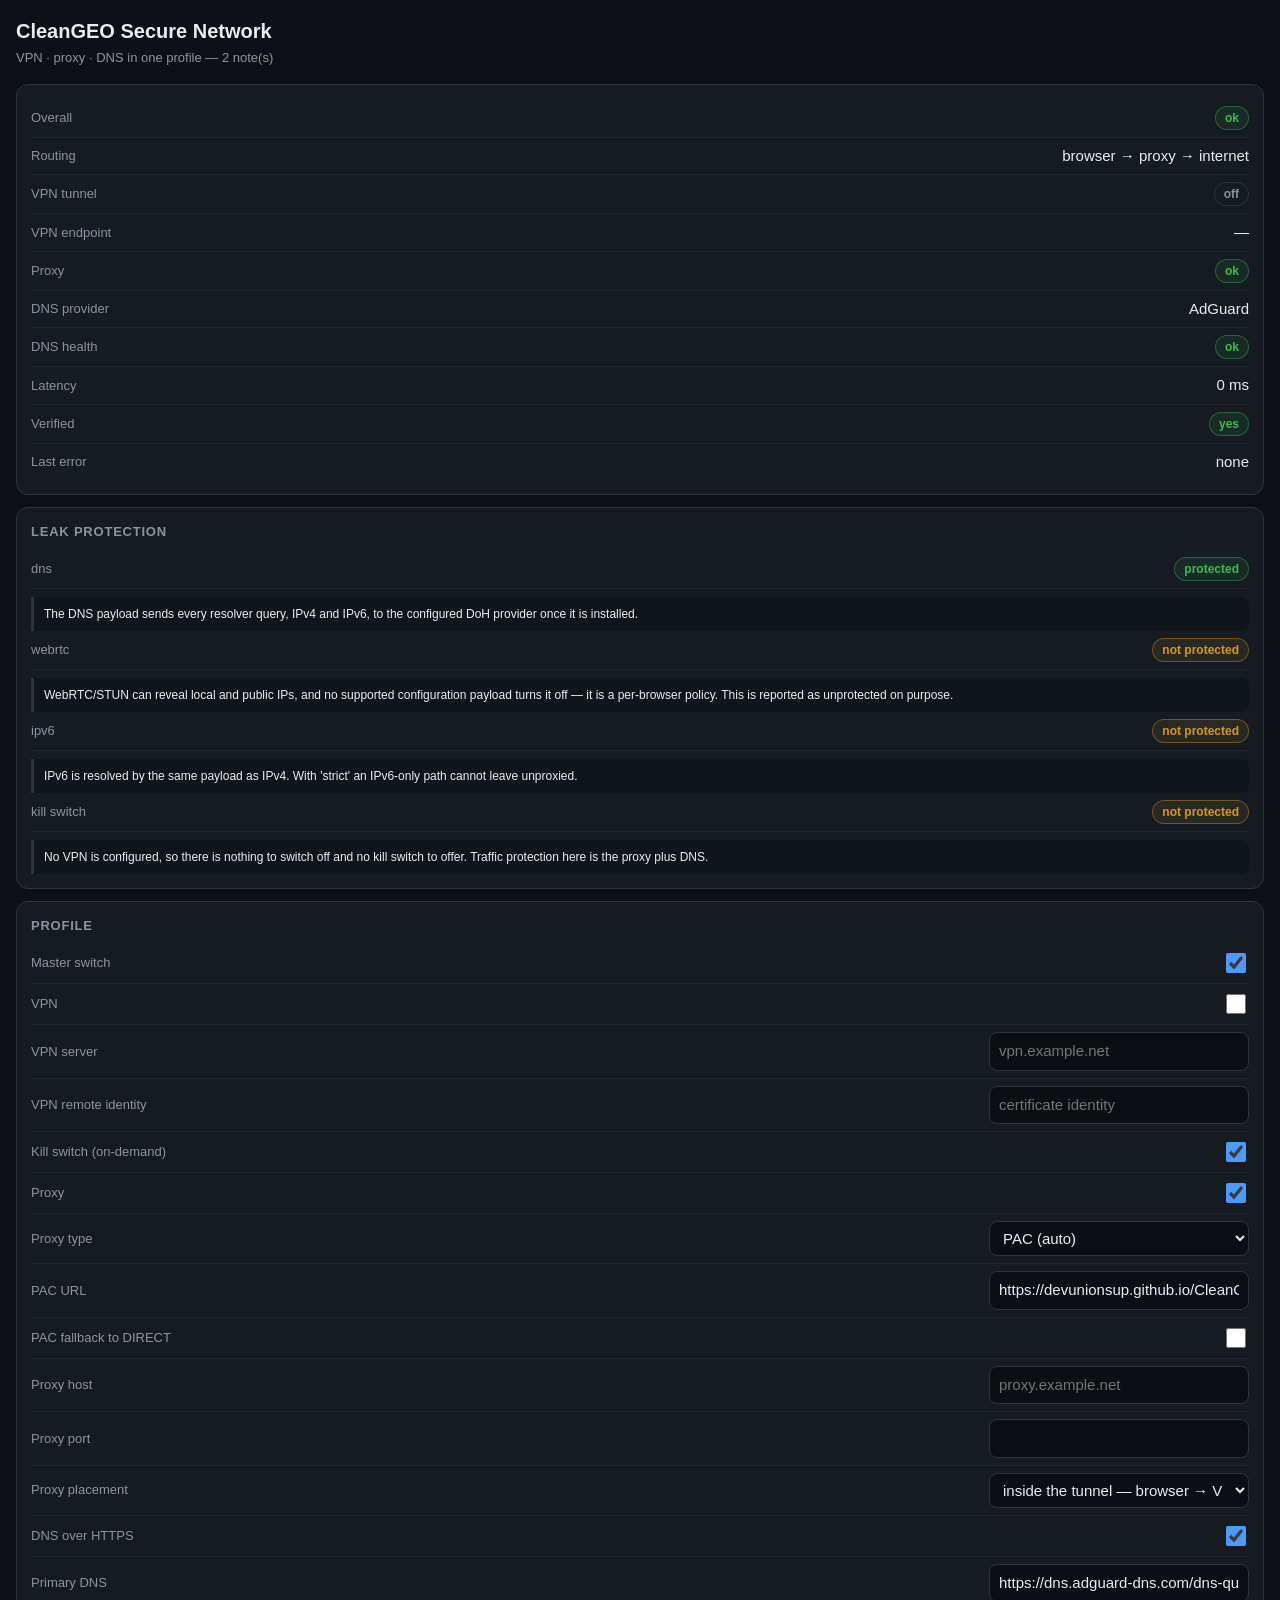
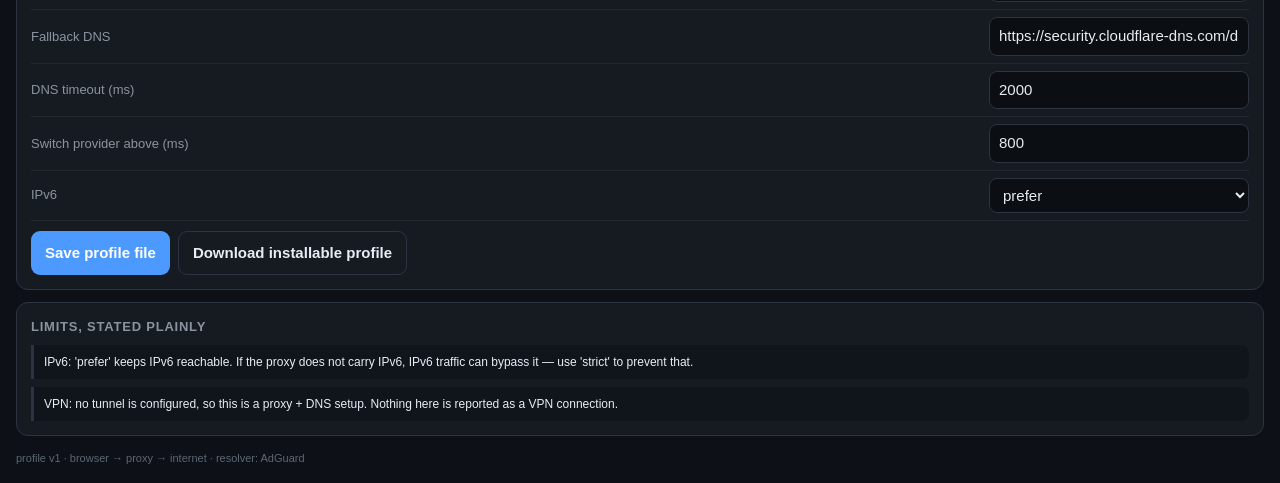
<file: network-panel.html>
<!doctype html>
<html lang="ka">
<head>
<meta charset="utf-8">
<meta name="viewport" content="width=device-width, initial-scale=1">
<title>CleanGEO · Secure Network</title>
<style>
  :root { --bg:#0d1117; --card:#161b22; --line:#2b3440; --text:#e6edf3; --muted:#8b949e;
          --ok:#3fb950; --warn:#d29922; --bad:#f85149; --accent:#4c9aff; }
  * { box-sizing:border-box; }
  body { margin:0; padding:16px; background:var(--bg); color:var(--text);
         font:15px/1.5 -apple-system,BlinkMacSystemFont,"Segoe UI",Roboto,sans-serif; }
  h1 { font-size:20px; margin:0 0 2px; }
  .sub { color:var(--muted); font-size:13px; margin-bottom:16px; }
  .card { background:var(--card); border:1px solid var(--line); border-radius:12px;
          padding:14px; margin-bottom:12px; }
  .row { display:flex; align-items:center; justify-content:space-between; gap:12px;
         padding:7px 0; border-bottom:1px solid rgba(255,255,255,.05); }
  .row:last-child { border-bottom:0; }
  .row label { color:var(--muted); font-size:13px; }
  .val { font-variant-numeric:tabular-nums; text-align:right; }
  .pill { display:inline-block; padding:2px 9px; border-radius:20px; font-size:12px;
          font-weight:600; border:1px solid transparent; }
  .p-ok { color:var(--ok); border-color:rgba(63,185,80,.4); background:rgba(63,185,80,.1); }
  .p-warn { color:var(--warn); border-color:rgba(210,153,34,.4); background:rgba(210,153,34,.1); }
  .p-bad { color:var(--bad); border-color:rgba(248,81,73,.4); background:rgba(248,81,73,.1); }
  .p-idle { color:var(--muted); border-color:var(--line); }
  h2 { font-size:13px; text-transform:uppercase; letter-spacing:.06em; color:var(--muted);
       margin:0 0 8px; }
  input[type=text],input[type=number],select { background:#0b0f14; color:var(--text);
    border:1px solid var(--line); border-radius:8px; padding:7px 9px; font:inherit;
    width:100%; max-width:260px; }
  input[type=checkbox] { width:20px; height:20px; accent-color:var(--accent); }
  button { background:var(--accent); color:#fff; border:0; border-radius:9px;
           padding:10px 14px; font:inherit; font-weight:600; }
  button.ghost { background:transparent; border:1px solid var(--line); color:var(--text); }
  .actions { display:flex; gap:8px; flex-wrap:wrap; margin-top:10px; }
  .note { font-size:12px; color:var(--text); background:#10151c; border-left:3px solid var(--line);
          padding:8px 10px; margin:8px 0 0; border-radius:0 8px 8px 0; overflow-wrap:anywhere; }
  .err { border-left-color:var(--bad); }
  .foot { color:#5c6672; font-size:11px; margin-top:14px; line-height:1.55; }
  code { color:#9ecbff; }
</style>
</head>
<body>
<h1 id="title">CleanGEO Secure Network</h1>
<div class="sub" id="sub">VPN · proxy · DNS in one profile</div>

<div class="card">
  <div class="row"><label>Overall</label><div class="val"><span class="pill p-idle" id="overall">—</span></div></div>
  <div class="row"><label>Routing</label><div class="val" id="routing">—</div></div>
  <div class="row"><label>VPN tunnel</label><div class="val"><span class="pill p-idle" id="vpn">—</span></div></div>
  <div class="row"><label>VPN endpoint</label><div class="val" id="vpnEndpoint">—</div></div>
  <div class="row"><label>Proxy</label><div class="val"><span class="pill p-idle" id="proxy">—</span></div></div>
  <div class="row"><label>DNS provider</label><div class="val" id="dnsProvider">—</div></div>
  <div class="row"><label>DNS health</label><div class="val"><span class="pill p-idle" id="dns">—</span></div></div>
  <div class="row"><label>Latency</label><div class="val" id="latency">—</div></div>
  <div class="row"><label>Verified</label><div class="val"><span class="pill p-idle" id="verified">—</span></div></div>
  <div class="row"><label>Last error</label><div class="val" id="lastError">none</div></div>
</div>

<div class="card">
  <h2>Leak protection</h2>
  <div id="leaks"></div>
</div>

<div class="card">
  <h2>Profile</h2>
  <div class="row"><label>Master switch</label><input type="checkbox" id="master"></div>
  <div class="row"><label>VPN</label><input type="checkbox" id="vpnEnabled"></div>
  <div class="row"><label>VPN server</label><input type="text" id="vpnServer" placeholder="vpn.example.net"></div>
  <div class="row"><label>VPN remote identity</label><input type="text" id="vpnRemoteId" placeholder="certificate identity"></div>
  <div class="row"><label>Kill switch (on-demand)</label><input type="checkbox" id="onDemand"></div>
  <div class="row"><label>Proxy</label><input type="checkbox" id="proxyEnabled"></div>
  <div class="row"><label>Proxy type</label>
    <select id="proxyType">
      <option value="PAC">PAC (auto)</option><option value="HTTP">HTTP</option>
      <option value="HTTPS">HTTPS</option><option value="SOCKS5">SOCKS5</option>
    </select></div>
  <div class="row"><label>PAC URL</label><input type="text" id="pacUrl"></div>
  <div class="row"><label>PAC fallback to DIRECT</label><input type="checkbox" id="pacFallback"></div>
  <div class="row"><label>Proxy host</label><input type="text" id="proxyHost" placeholder="proxy.example.net"></div>
  <div class="row"><label>Proxy port</label><input type="number" id="proxyPort" min="1" max="65535"></div>
  <div class="row"><label>Proxy placement</label>
    <select id="placement">
      <option value="vpn">inside the tunnel — browser → VPN → proxy</option>
      <option value="global">outside the tunnel — browser → proxy → VPN</option>
    </select></div>
  <div class="row"><label>DNS over HTTPS</label><input type="checkbox" id="dnsEnabled"></div>
  <div class="row"><label>Primary DNS</label><input type="text" id="dnsPrimary"></div>
  <div class="row"><label>Fallback DNS</label><input type="text" id="dnsFallback"></div>
  <div class="row"><label>DNS timeout (ms)</label><input type="number" id="dnsTimeout" min="100" max="10000"></div>
  <div class="row"><label>Switch provider above (ms)</label><input type="number" id="dnsLatency" min="50" max="10000"></div>
  <div class="row"><label>IPv6</label>
    <select id="ipv6"><option value="prefer">prefer</option>
      <option value="strict">strict</option><option value="disable">disable</option></select></div>
  <div class="actions">
    <button id="save">Save profile file</button>
    <button class="ghost" id="download">Download installable profile</button>
  </div>
  <div id="saveMsg"></div>
</div>

<div class="card">
  <h2>Limits, stated plainly</h2>
  <div id="limits"></div>
</div>

<div class="foot" id="foot"></div>

<script>
const PROFILE = {"version": 1, "name": "CleanGEO Secure Network", "organization": "CleanGEO", "enabled": true, "vpn": {"enabled": false, "remoteAddress": "", "remoteIdentifier": "", "localIdentifier": "cleangeo", "authMethod": "UserNamePassword", "username": "", "serverCertificateCommonName": "", "overridePrimary": true, "onDemand": true}, "proxy": {"enabled": true, "placement": "vpn", "type": "PAC", "pacUrl": "https://devunionsup.github.io/CleanGEO/proxy.pac", "pacFallbackAllowed": false, "captiveLoginAllowed": true, "host": "", "port": 0, "scheme": "HTTPS", "username": ""}, "dns": {"enabled": true, "primary": {"name": "AdGuard", "url": "https://dns.adguard-dns.com/dns-query", "probe": "https://dns.adguard-dns.com/resolve"}, "fallback": {"name": "Cloudflare Security", "url": "https://security.cloudflare-dns.com/dns-query", "probe": "https://security.cloudflare-dns.com/dns-query"}, "timeoutMs": 2000, "maxLatencyMs": 800, "maxRetries": 1}, "routing": {"order": ["proxy", "vpn", "internet"]}, "ipv6": {"mode": "prefer", "blockWhenUnproxied": false}, "recovery": {"maxAttempts": 3}};
const STATUS = {"overall": "ok", "enabled": true, "verified": true, "routing": "browser → proxy → internet", "vpn": {"status": "off", "state": "off", "endpoint": null, "source": "VPN disabled in the profile"}, "proxy": {"status": "ok", "error": "", "latencyMs": 3, "type": "PAC"}, "dns": {"provider": "AdGuard", "fallbackUsed": false, "latencyMs": 0, "status": "ok", "error": ""}, "leaks": {"dns": {"protected": true, "resolverProbed": "AdGuard", "note": "The DNS payload sends every resolver query, IPv4 and IPv6, to the configured DoH provider once it is installed."}, "webrtc": {"protected": false, "note": "WebRTC/STUN can reveal local and public IPs, and no supported configuration payload turns it off — it is a per-browser policy. This is reported as unprotected on purpose."}, "ipv6": {"protected": false, "mode": "prefer", "note": "IPv6 is resolved by the same payload as IPv4. With 'strict' an IPv6-only path cannot leave unproxied."}, "killswitch": {"available": false, "note": "No VPN is configured, so there is nothing to switch off and no kill switch to offer. Traffic protection here is the proxy plus DNS."}}, "lastError": null, "conflicts": ["IPv6: 'prefer' keeps IPv6 reachable. If the proxy does not carry IPv6, IPv6 traffic can bypass it — use 'strict' to prevent that.", "VPN: no tunnel is configured, so this is a proxy + DNS setup. Nothing here is reported as a VPN connection."], "blocking": []};
const DIAG = {"profile": {"name": "CleanGEO Secure Network", "enabled": true, "version": 1}, "vpn": {"enabled": false, "endpoint": null, "authMethod": "UserNamePassword", "onDemand": true}, "proxy": {"enabled": true, "type": "PAC", "placement": "vpn", "server": null, "pac": "https://devunionsup.github.io/CleanGEO/proxy.pac"}, "dns": {"enabled": true, "primary": "AdGuard", "fallback": "Cloudflare Security", "state": {"provider": "AdGuard", "fallbackUsed": false, "latencyMs": 0, "status": "ok", "error": ""}}, "routing": "browser → proxy → internet", "ipv6": "prefer", "errors": []};
const CONFLICTS = ["IPv6: 'prefer' keeps IPv6 reachable. If the proxy does not carry IPv6, IPv6 traffic can bypass it — use 'strict' to prevent that.", "VPN: no tunnel is configured, so this is a proxy + DNS setup. Nothing here is reported as a VPN connection."];

const PILL = { ok:'p-ok', active:'p-ok', fallback:'p-warn', degraded:'p-bad', failed:'p-bad',
               down:'p-bad', inactive:'p-warn', disabled:'p-idle', off:'p-idle',
               not_configured:'p-idle', unchecked:'p-idle' };
const pillClass = (s) => PILL[s] || 'p-idle';
const dash = (v) => (v === null || v === undefined || v === '') ? '—' : String(v);
const esc = (s) => String(s).replace(/[&<>"]/g,
  (c) => ({'&':'&amp;','<':'&lt;','>':'&gt;','"':'&quot;'}[c]));

function setPill(id, text, state) {
  const el = document.getElementById(id);
  el.textContent = text;
  el.className = 'pill ' + pillClass(state);
}

function fillForm(p) {
  const g = (id) => document.getElementById(id);
  g('master').checked = !!p.enabled;
  g('vpnEnabled').checked = !!p.vpn.enabled;
  g('vpnServer').value = p.vpn.remoteAddress || '';
  g('vpnRemoteId').value = p.vpn.remoteIdentifier || '';
  g('onDemand').checked = !!p.vpn.onDemand;
  g('proxyEnabled').checked = !!p.proxy.enabled;
  g('proxyType').value = (p.proxy.type || 'PAC').toUpperCase();
  g('pacUrl').value = p.proxy.pacUrl || '';
  g('pacFallback').checked = !!p.proxy.pacFallbackAllowed;
  g('proxyHost').value = p.proxy.host || '';
  g('proxyPort').value = p.proxy.port || '';
  g('placement').value = p.proxy.placement || 'vpn';
  g('dnsEnabled').checked = !!p.dns.enabled;
  g('dnsPrimary').value = p.dns.primary.url || '';
  g('dnsFallback').value = p.dns.fallback.url || '';
  g('dnsTimeout').value = p.dns.timeoutMs;
  g('dnsLatency').value = p.dns.maxLatencyMs;
  g('ipv6').value = p.ipv6.mode;
}

function readForm() {
  const g = (id) => document.getElementById(id);
  const type = g('proxyType').value;
  return {
    ...PROFILE,
    enabled: g('master').checked,
    vpn: { ...PROFILE.vpn, enabled: g('vpnEnabled').checked,
           remoteAddress: g('vpnServer').value.trim(),
           remoteIdentifier: g('vpnRemoteId').value.trim(),
           onDemand: g('onDemand').checked },
    proxy: { ...PROFILE.proxy, enabled: g('proxyEnabled').checked, type,
             scheme: type === 'SOCKS5' ? 'SOCKS5' : type,
             pacUrl: g('pacUrl').value.trim(),
             pacFallbackAllowed: g('pacFallback').checked,
             host: g('proxyHost').value.trim(),
             port: Number(g('proxyPort').value || 0),
             placement: g('placement').value },
    dns: { ...PROFILE.dns, enabled: g('dnsEnabled').checked,
           primary: { ...PROFILE.dns.primary, url: g('dnsPrimary').value.trim() },
           fallback: { ...PROFILE.dns.fallback, url: g('dnsFallback').value.trim() },
           timeoutMs: Number(g('dnsTimeout').value || 0),
           maxLatencyMs: Number(g('dnsLatency').value || 0) },
    ipv6: { ...PROFILE.ipv6, mode: g('ipv6').value },
  };
}

// Mirrors netcontroller.validate_profile. The controller stays the authority;
// this only stops an obviously bad edit before it is written anywhere.
function validate(p) {
  const e = [];
  if (p.vpn.enabled) {
    if (!p.vpn.remoteAddress) e.push('VPN is on but no server is set.');
    if (!p.vpn.remoteIdentifier) e.push('VPN needs a remote identity matching the server certificate.');
  }
  if (p.proxy.enabled) {
    if (p.proxy.type === 'PAC') {
      if (!/^https:\/\//i.test(p.proxy.pacUrl)) e.push('PAC URL must start with https://');
    } else {
      if (!p.proxy.host) e.push('Proxy host is required for ' + p.proxy.type + '.');
      if (!(p.proxy.port >= 1 && p.proxy.port <= 65535)) e.push('Proxy port must be 1-65535.');
    }
  }
  if (p.dns.enabled) {
    ['primary', 'fallback'].forEach((role) => {
      if (!/^https:\/\//i.test(p.dns[role].url)) e.push(role + ' DNS provider must be an https:// URL.');
    });
    if (p.dns.primary.url === p.dns.fallback.url) e.push('Fallback provider must differ from the primary.');
    if (!(p.dns.timeoutMs >= 100 && p.dns.timeoutMs <= 10000)) e.push('DNS timeout must be 100-10000 ms.');
    if (!(p.dns.maxLatencyMs >= 50 && p.dns.maxLatencyMs <= 10000)) e.push('Latency budget must be 50-10000 ms.');
  }
  return e;
}

function renderStatus(s) {
  setPill('overall', s.overall, s.overall);
  document.getElementById('routing').textContent = s.routing;
  setPill('vpn', s.vpn.status, s.vpn.status);
  document.getElementById('vpnEndpoint').textContent = dash(s.vpn.endpoint);
  setPill('proxy', s.proxy.status, s.proxy.status);
  document.getElementById('dnsProvider').textContent = s.dns.provider
    ? s.dns.provider + (s.dns.fallbackUsed ? ' (fallback)' : '') : 'none';
  setPill('dns', s.dns.status, s.dns.status);
  document.getElementById('latency').textContent =
    (s.dns.latencyMs === null || s.dns.latencyMs === undefined) ? '—' : s.dns.latencyMs + ' ms';
  setPill('verified', s.verified ? 'yes' : 'no', s.verified ? 'ok' : 'inactive');
  document.getElementById('lastError').textContent =
    s.lastError ? s.lastError.component + ': ' + s.lastError.error : 'none';
}

function renderKeyed(hostId, entries, onValue, onText) {
  const host = document.getElementById(hostId);
  host.innerHTML = '';
  entries.forEach(([name, v]) => {
    const row = document.createElement('div');
    row.className = 'row';
    const label = document.createElement('label');
    label.textContent = name;
    const right = document.createElement('div');
    right.className = 'val';
    const pill = document.createElement('span');
    const on = onValue(v);
    pill.className = 'pill ' + (on ? 'p-ok' : 'p-warn');
    pill.textContent = onText(on);
    right.appendChild(pill);
    row.append(label, right);
    host.appendChild(row);
    const note = document.createElement('div');
    note.className = 'note';
    note.textContent = v.note;
    host.appendChild(note);
  });
}

function renderLeaks(leaks) {
  renderKeyed('leaks',
    Object.entries(leaks).map(([k, v]) => [k === 'killswitch' ? 'kill switch' : k, v]),
    (v) => (v.protected !== undefined ? v.protected : v.available),
    (on) => (on ? 'protected' : 'not protected'));
}

function renderLimits() {
  const host = document.getElementById('limits');
  host.innerHTML = '';
  CONFLICTS.forEach((c) => {
    const note = document.createElement('div');
    note.className = 'note';
    note.textContent = c;
    host.appendChild(note);
  });
  if (!CONFLICTS.length) {
    const note = document.createElement('div');
    note.className = 'note';
    note.textContent = 'No conflicts in the current profile.';
    host.appendChild(note);
  }
}

document.getElementById('save').onclick = () => {
  const p = readForm();
  const errors = validate(p);
  const box = document.getElementById('saveMsg');
  if (errors.length) {
    box.innerHTML = '<div class="note err">' + errors.map(esc).join('<br>') + '</div>';
    return;
  }
  const blob = new Blob([JSON.stringify(p, null, 2)], { type: 'application/json' });
  const a = document.createElement('a');
  a.href = URL.createObjectURL(blob);
  a.download = 'netprofile.json';
  document.body.appendChild(a);
  a.click();
  a.remove();
  setTimeout(() => URL.revokeObjectURL(a.href), 4000);
  box.innerHTML = '<div class="note">Saved as <code>netprofile.json</code>. Apply it with ' +
    '<code>python build_network_panel.py --apply netprofile.json</code>, which stores it ' +
    'and re-renders this panel with the new state.</div>';
};

document.getElementById('download').onclick = () => {
  const errors = validate(readForm());
  if (errors.length) {
    document.getElementById('saveMsg').innerHTML =
      '<div class="note err">' + errors.map(esc).join('<br>') + '</div>';
    return;
  }
  location.href = 'cleangeo-network.mobileconfig';
};

document.getElementById('title').textContent = PROFILE.name;
document.getElementById('sub').textContent =
  'VPN · proxy · DNS in one profile — ' + CONFLICTS.length + ' note(s)';
document.getElementById('foot').textContent = 'profile v' + PROFILE.version +
  ' · ' + DIAG.routing + ' · resolver: ' +
  (DIAG.dns.state.provider || 'none') ;
fillForm(PROFILE);
renderStatus(STATUS);
renderLeaks(STATUS.leaks);
renderLimits();
</script>
</body>
</html>
</file>
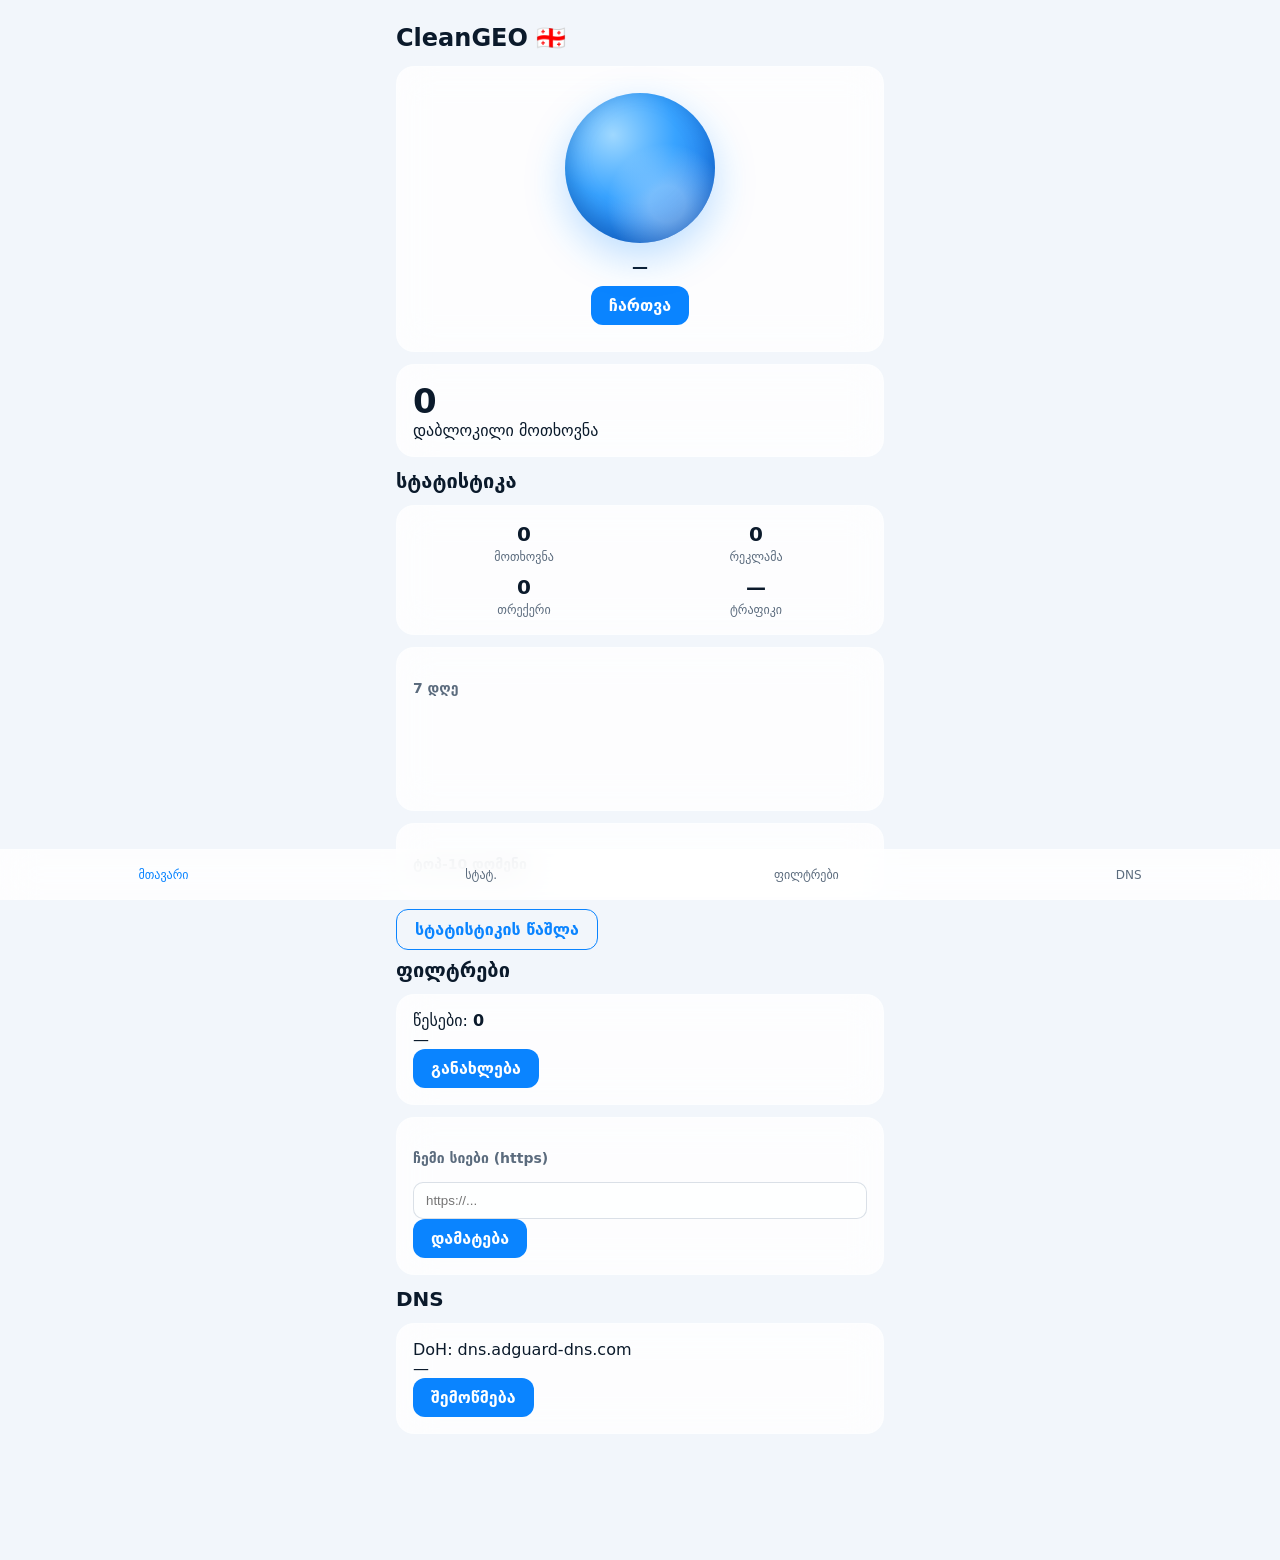
<file: CleanGEO/CleanGEO/Web/Interface.html>
<!doctype html>
<html lang="ka">
<head>
<meta charset="utf-8">
<meta name="viewport" content="width=device-width, initial-scale=1, viewport-fit=cover">
<link rel="stylesheet" href="theme.css">
<title>CleanGEO</title>
</head>
<body>
<main>
  <section id="home" class="screen active">
    <h1>CleanGEO 🇬🇪</h1>
    <div class="glass center">
      <div class="orb" id="orb"></div>
      <div id="tunnelStatus">—</div>
      <button id="toggle">ჩართვა</button>
    </div>
    <div class="glass"><div class="big" id="blocked">0</div><div>დაბლოკილი მოთხოვნა</div></div>
  </section>

  <section id="stats" class="screen">
    <h2>სტატისტიკა</h2>
    <div class="glass grid">
      <div><b id="total">0</b><span>მოთხოვნა</span></div>
      <div><b id="ads">0</b><span>რეკლამა</span></div>
      <div><b id="trackers">0</b><span>თრექერი</span></div>
      <div><b id="bytes">—</b><span>ტრაფიკი</span></div>
    </div>
    <div class="glass"><h3>7 დღე</h3><div id="chart" class="chart"></div></div>
    <div class="glass"><h3>ტოპ-10 დომენი</h3><ol id="top"></ol></div>
    <button id="clear" class="ghost">სტატისტიკის წაშლა</button>
  </section>

  <section id="filters" class="screen">
    <h2>ფილტრები</h2>
    <div class="glass"><div>წესები: <b id="rules">0</b></div><div id="updated">—</div>
      <button id="update">განახლება</button></div>
    <div class="glass"><h3>ჩემი სიები (https)</h3><ul id="lists"></ul>
      <input id="listUrl" placeholder="https://..."><button id="addList">დამატება</button></div>
  </section>

  <section id="dns" class="screen">
    <h2>DNS</h2>
    <div class="glass"><div>DoH: dns.adguard-dns.com</div><div id="latency">—</div>
      <button id="probe">შემოწმება</button></div>
  </section>

  <p id="error" class="error"></p>
</main>
<nav>
  <button data-s="home" class="on">მთავარი</button>
  <button data-s="stats">სტატ.</button>
  <button data-s="filters">ფილტრები</button>
  <button data-s="dns">DNS</button>
</nav>
<script src="interface.js"></script>
</body>
</html>
</file>
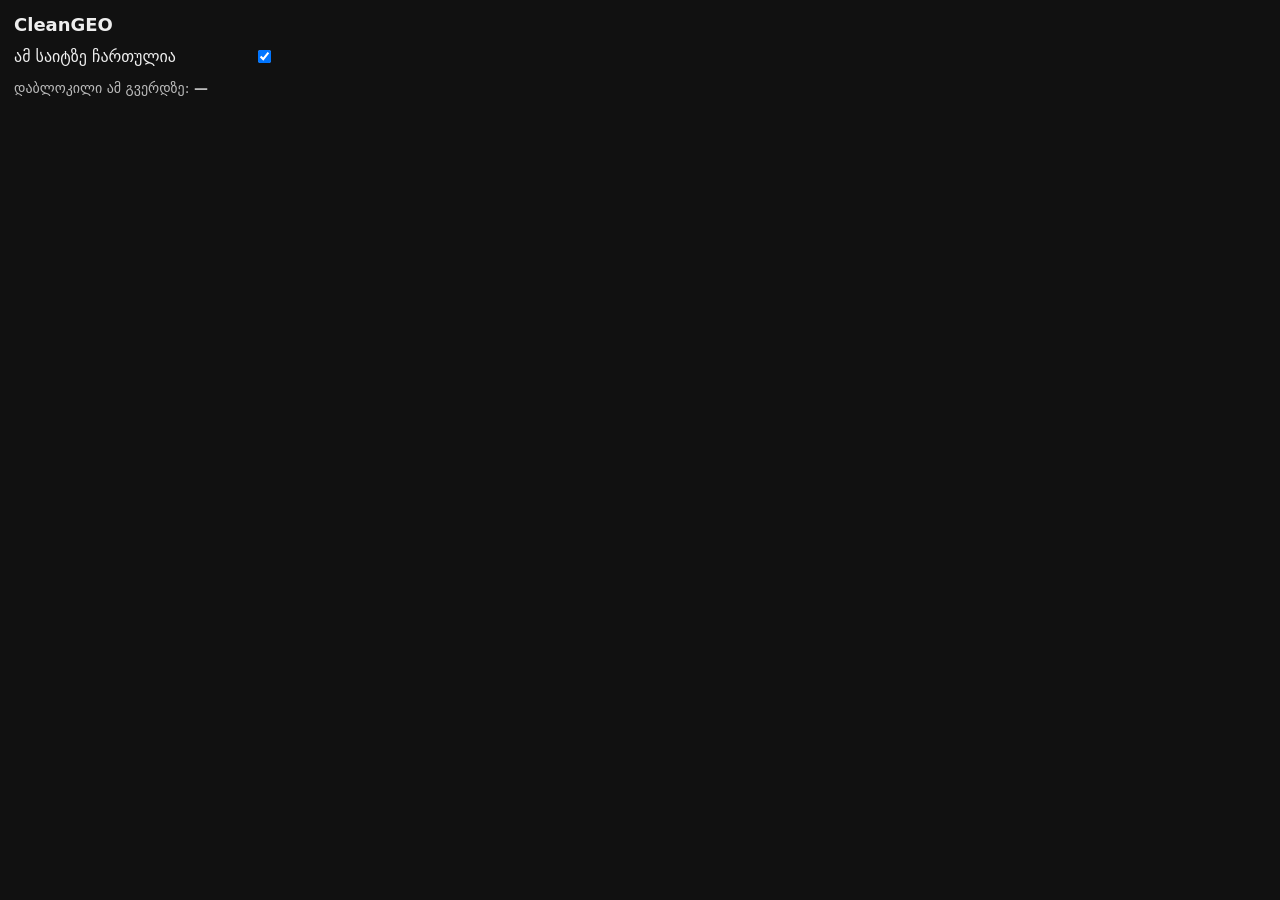
<file: SafariExtension/WebExtension/Resources/popup.html>
<!doctype html>
<html lang="ka">
<head>
  <meta charset="utf-8">
  <meta name="viewport" content="width=device-width, initial-scale=1">
  <link rel="stylesheet" href="popup.css">
</head>
<body>
  <h1>CleanGEO</h1>
  <label class="row">
    <span>ამ საიტზე ჩართულია</span>
    <input type="checkbox" id="toggle" checked>
  </label>
  <p class="count">დაბლოკილი ამ გვერდზე: <strong id="count">—</strong></p>
  <script src="popup.js"></script>
</body>
</html>
</file>
<file: CleanGEO/CleanGEO/Web/theme.css>
:root{--bg:#f2f6fb;--card:#ffffffcc;--ac:#0a84ff;--a2:#5e5ce6;--sp:#30d158;--t:#0b1a2b;--t2:#5b6b7d}
@media(prefers-color-scheme:dark){:root{--bg:#0a0f14;--card:#141c26cc;--t:#e8f0f8;--t2:#8fa3b8}}
*{box-sizing:border-box;-webkit-tap-highlight-color:transparent}
html,body{margin:0;padding:0;background:var(--bg);color:var(--t);
  font-family:-apple-system,"Noto Sans Georgian",system-ui,sans-serif}
main{padding:16px 16px 84px;max-width:520px;margin:0 auto}
h1{font-size:24px;margin:8px 0 14px}h2{font-size:20px;margin:8px 0 12px}h3{font-size:14px;color:var(--t2);margin:16px 0 8px}
.glass{background:var(--card);backdrop-filter:blur(18px);-webkit-backdrop-filter:blur(18px);
  border:1px solid #ffffff22;border-radius:18px;padding:16px;margin-bottom:12px}
.center{text-align:center;padding:26px 16px}
.orb{width:150px;height:150px;border-radius:50%;margin:0 auto 14px;position:relative;overflow:hidden;
  background:radial-gradient(circle at 32% 28%,#9fd8ff 0%,#38a3ff 42%,#0a5ed9 100%);
  box-shadow:0 14px 40px #0a84ff44,inset 0 -10px 24px #003c8a66;transition:filter .4s}
.orb::after{content:"";position:absolute;inset:0;border-radius:50%;
  background:radial-gradient(circle at 68% 74%,#ffffff55 0 12%,transparent 40%)}
.orb.on{filter:saturate(1.15) brightness(1.05);animation:pulse 2.6s ease-in-out infinite}
@keyframes pulse{0%,100%{transform:scale(1)}50%{transform:scale(1.035)}}
#tunnelStatus{font-weight:600;margin-bottom:10px}
button{font:inherit;border:0;border-radius:12px;padding:10px 18px;background:var(--ac);color:#fff;font-weight:600}
button:active{opacity:.75}
.ghost{background:transparent;color:var(--ac);border:1px solid var(--ac)}
nav{position:fixed;left:0;right:0;bottom:0;display:flex;justify-content:space-around;
  padding:8px 0 calc(8px + env(safe-area-inset-bottom));background:var(--card);
  backdrop-filter:blur(18px);-webkit-backdrop-filter:blur(18px);border-top:1px solid #ffffff22}
nav button{background:transparent;color:var(--t2);font-weight:500;font-size:12px}
nav button.on{color:var(--ac)}
.grid{display:grid;grid-template-columns:1fr 1fr;gap:10px}
.grid div{text-align:center}
.grid b{font-size:20px;display:block}
.grid span{font-size:12px;color:var(--t2)}
.big{font-size:34px;font-weight:700}
.chart{display:flex;align-items:flex-end;gap:6px;height:90px}
.chart i{flex:1;background:linear-gradient(180deg,var(--ac),var(--a2));border-radius:4px 4px 2px 2px;min-height:3px;display:block}
ol,ul{margin:6px 0 0;padding-left:18px}
li{padding:4px 0;font-size:13.5px;word-break:break-all}
input{width:100%;padding:10px 12px;border-radius:10px;border:1px solid #8fa3b855;background:#ffffff88;color:var(--t);margin-top:8px}
.error{color:#e5484d;font-size:13px;min-height:16px;text-align:center}
</file>
<file: SafariExtension/WebExtension/Resources/popup.css>
body { font-family: -apple-system, system-ui, sans-serif; width: 260px; margin: 0; padding: 14px; background: #111; color: #eee; }
h1 { font-size: 18px; margin: 0 0 12px; }
.row { display: flex; justify-content: space-between; align-items: center; margin-bottom: 10px; }
.count { font-size: 14px; color: #bbb; }
</file>
